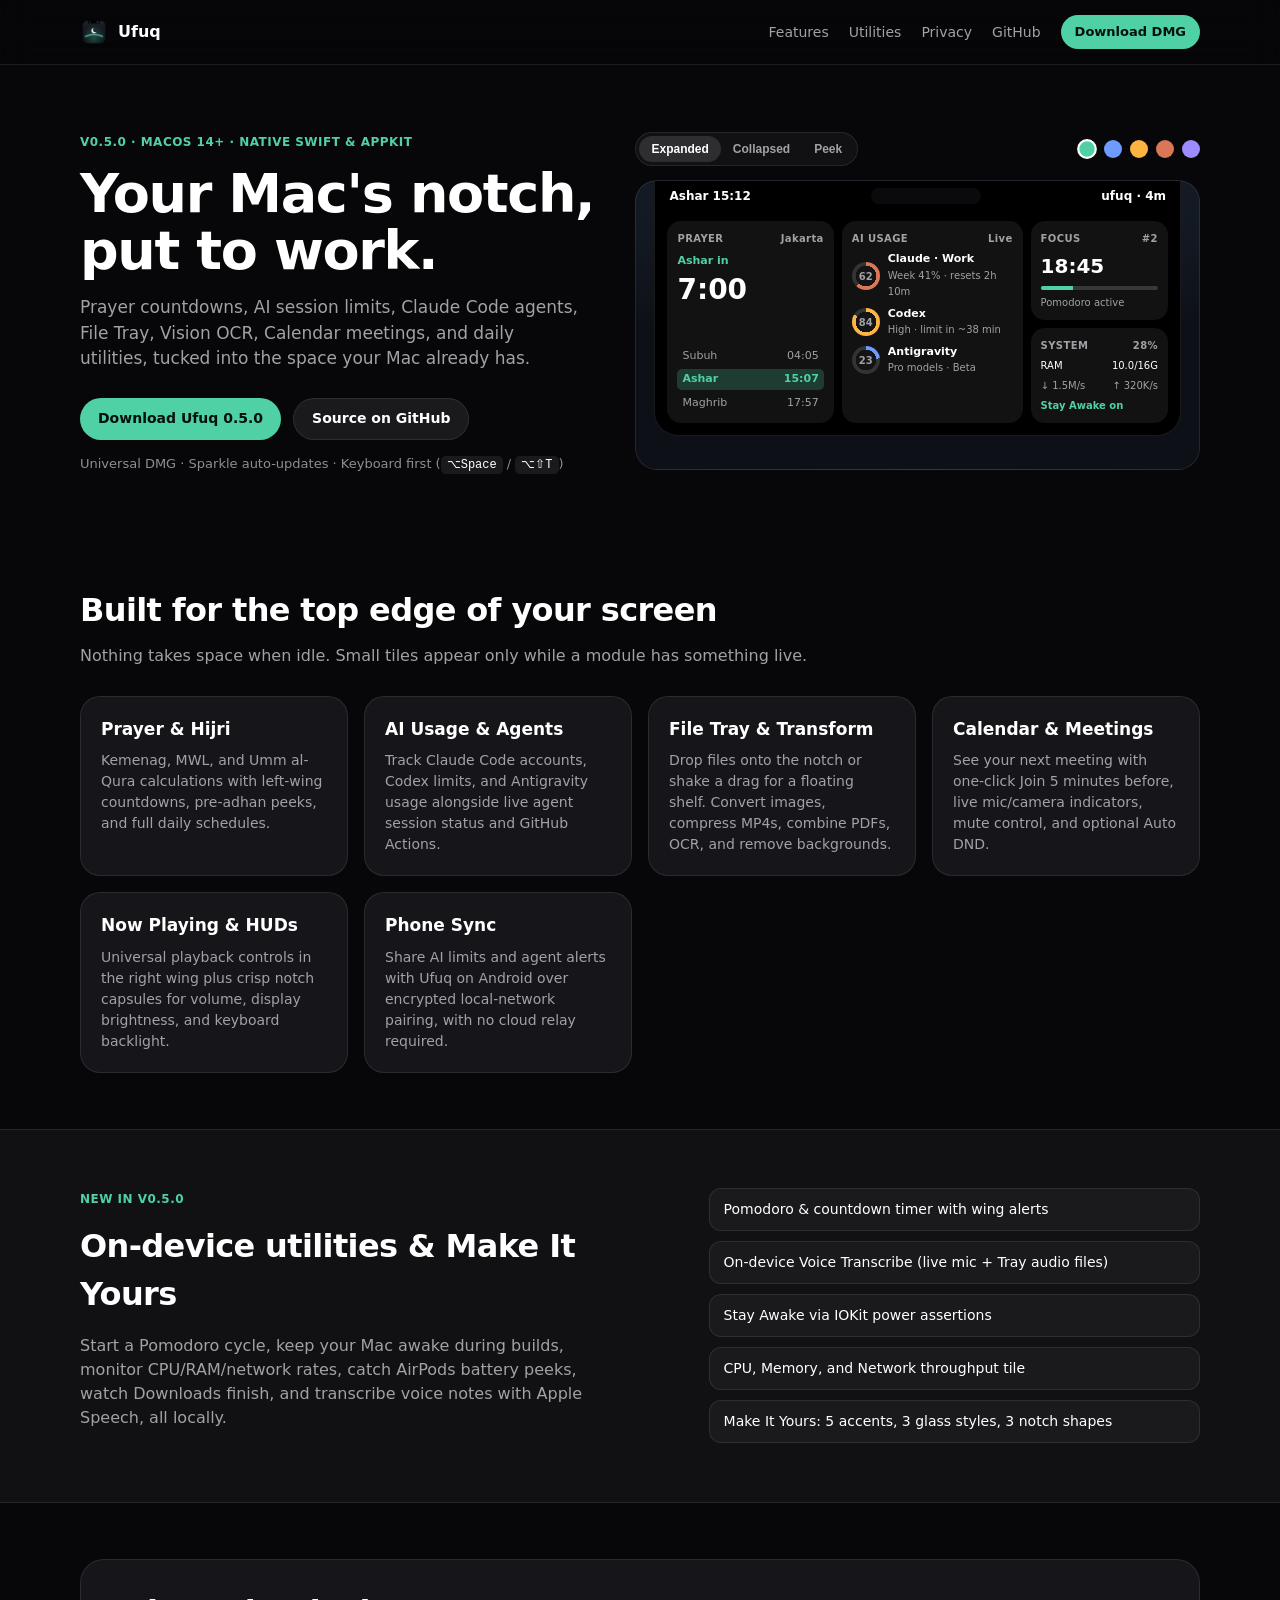
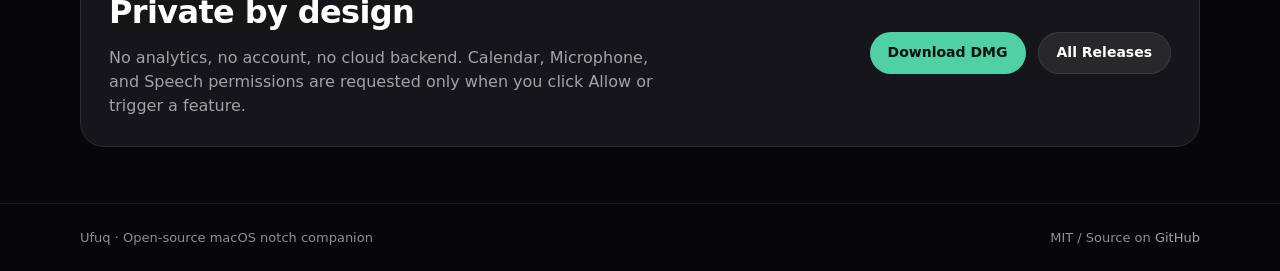
<file: website/index.html>
<!doctype html>
<html lang="en">
<head>
  <meta charset="utf-8">
  <meta name="viewport" content="width=device-width, initial-scale=1">
  <title>Ufuq — Your Mac's notch, put to work</title>
  <meta name="description" content="Prayer times, AI usage limits, Claude Code agents, File Tray, Vision OCR, Calendar meetings, and on-device utilities inside your Mac's notch.">
  <link rel="icon" type="image/png" href="assets/icon.png">
  <link rel="stylesheet" href="styles.css">
</head>
<body>
  <header class="topbar">
    <div class="container topbar-inner">
      <a class="brand" href="#top">
        <img src="assets/icon.png" alt="Ufuq icon" width="28" height="28">
        <span>Ufuq</span>
      </a>
      <nav class="nav" aria-label="Primary">
        <a href="#features">Features</a>
        <a href="#utilities">Utilities</a>
        <a href="#privacy">Privacy</a>
        <a href="https://github.com/hystericmoon/ufuq" target="_blank" rel="noopener">GitHub</a>
        <a class="btn btn-sm btn-primary" href="https://github.com/hystericmoon/ufuq/releases/latest/download/Ufuq-0.5.0.dmg">Download DMG</a>
      </nav>
    </div>
  </header>

  <main id="top">
    <section class="hero">
      <div class="container hero-grid">
        <div class="hero-copy">
          <div class="eyebrow">v0.5.0 · macOS 14+ · Native Swift &amp; AppKit</div>
          <h1>Your Mac's notch,<br>put to work.</h1>
          <p class="lead">
            Prayer countdowns, AI session limits, Claude Code agents, File Tray, Vision OCR,
            Calendar meetings, and daily utilities, tucked into the space your Mac already has.
          </p>
          <div class="cta-row">
            <a class="btn btn-primary" href="https://github.com/hystericmoon/ufuq/releases/latest/download/Ufuq-0.5.0.dmg">
              Download Ufuq 0.5.0
            </a>
            <a class="btn btn-ghost" href="https://github.com/hystericmoon/ufuq" target="_blank" rel="noopener">
              Source on GitHub
            </a>
          </div>
          <p class="meta-line">Universal DMG · Sparkle auto-updates · Keyboard first (<kbd>⌥Space</kbd> / <kbd>⌥⇧T</kbd>)</p>
        </div>

        <div class="hero-stage" aria-label="Interactive Ufuq notch preview">
          <div class="preview-controls">
            <div class="segmented" role="group" aria-label="Notch state">
              <button type="button" class="seg-btn active" data-state="expanded">Expanded</button>
              <button type="button" class="seg-btn" data-state="collapsed">Collapsed</button>
              <button type="button" class="seg-btn" data-state="peek">Peek</button>
            </div>
            <div class="accent-dots" role="group" aria-label="Accent color">
              <button type="button" class="dot active" data-accent="#4FD1A5" style="--c:#4FD1A5" aria-label="Emerald accent"></button>
              <button type="button" class="dot" data-accent="#6E9BFF" style="--c:#6E9BFF" aria-label="Sky accent"></button>
              <button type="button" class="dot" data-accent="#FFB340" style="--c:#FFB340" aria-label="Amber accent"></button>
              <button type="button" class="dot" data-accent="#D97757" style="--c:#D97757" aria-label="Coral accent"></button>
              <button type="button" class="dot" data-accent="#9B8CFF" style="--c:#9B8CFF" aria-label="Indigo accent"></button>
            </div>
          </div>

          <div class="mac-bezel">
            <div class="notch-shell" id="notch-shell" data-state="expanded">
              <div class="notch-strip">
                <span class="wing-left">Ashar 15:12</span>
                <span class="camera-notch" aria-hidden="true"></span>
                <span class="wing-right">ufuq · 4m</span>
              </div>

              <div class="peek-body" aria-hidden="true">
                <div class="peek-icon"></div>
                <div class="peek-text">
                  <strong>Design Review</strong>
                  <span>In 4 min · Google Meet</span>
                </div>
                <span class="peek-cta">Join</span>
              </div>

              <div class="bento-body">
                <div class="tile tile-prayer">
                  <div class="tile-head"><span>PRAYER</span><span>Jakarta</span></div>
                  <div class="prayer-sub">Ashar in</div>
                  <div class="prayer-clock">7:00</div>
                  <div class="prayer-list">
                    <div><span>Subuh</span><span>04:05</span></div>
                    <div class="active-row"><span>Ashar</span><span>15:07</span></div>
                    <div><span>Maghrib</span><span>17:57</span></div>
                  </div>
                </div>

                <div class="tile tile-ai">
                  <div class="tile-head"><span>AI USAGE</span><span>Live</span></div>
                  <div class="ai-row">
                    <span class="ring" style="--p:62;--rc:#D97757">62</span>
                    <div><strong>Claude · Work</strong><span>Week 41% · resets 2h 10m</span></div>
                  </div>
                  <div class="ai-row">
                    <span class="ring" style="--p:84;--rc:#FFB340">84</span>
                    <div><strong>Codex</strong><span>High · limit in ~38 min</span></div>
                  </div>
                  <div class="ai-row">
                    <span class="ring" style="--p:23;--rc:#6E9BFF">23</span>
                    <div><strong>Antigravity</strong><span>Pro models · Beta</span></div>
                  </div>
                </div>

                <div class="tile tile-small">
                  <div class="tile-head"><span>FOCUS</span><span>#2</span></div>
                  <div class="timer-clock">18:45</div>
                  <div class="track"><span class="track-fill"></span></div>
                  <div class="tile-meta">Pomodoro active</div>
                </div>

                <div class="tile tile-small">
                  <div class="tile-head"><span>SYSTEM</span><span>28%</span></div>
                  <div class="sys-row"><span>RAM</span><span>10.0/16G</span></div>
                  <div class="sys-row muted"><span>↓ 1.5M/s</span><span>↑ 320K/s</span></div>
                  <div class="tile-meta accent-text">Stay Awake on</div>
                </div>
              </div>
            </div>
          </div>
        </div>
      </div>
    </section>

    <section id="features" class="section">
      <div class="container">
        <div class="section-head">
          <h2>Built for the top edge of your screen</h2>
          <p>Nothing takes space when idle. Small tiles appear only while a module has something live.</p>
        </div>
        <div class="feature-grid">
          <article class="card">
            <h3>Prayer &amp; Hijri</h3>
            <p>Kemenag, MWL, and Umm al-Qura calculations with left-wing countdowns, pre-adhan peeks, and full daily schedules.</p>
          </article>
          <article class="card">
            <h3>AI Usage &amp; Agents</h3>
            <p>Track Claude Code accounts, Codex limits, and Antigravity usage alongside live agent session status and GitHub Actions.</p>
          </article>
          <article class="card">
            <h3>File Tray &amp; Transform</h3>
            <p>Drop files onto the notch or shake a drag for a floating shelf. Convert images, compress MP4s, combine PDFs, OCR, and remove backgrounds.</p>
          </article>
          <article class="card">
            <h3>Calendar &amp; Meetings</h3>
            <p>See your next meeting with one-click Join 5 minutes before, live mic/camera indicators, mute control, and optional Auto DND.</p>
          </article>
          <article class="card">
            <h3>Now Playing &amp; HUDs</h3>
            <p>Universal playback controls in the right wing plus crisp notch capsules for volume, display brightness, and keyboard backlight.</p>
          </article>
          <article class="card">
            <h3>Phone Sync</h3>
            <p>Share AI limits and agent alerts with Ufuq on Android over encrypted local-network pairing, with no cloud relay required.</p>
          </article>
        </div>
      </div>
    </section>

    <section id="utilities" class="section section-alt">
      <div class="container split-band">
        <div>
          <div class="eyebrow">New in v0.5.0</div>
          <h2>On-device utilities &amp; Make It Yours</h2>
          <p class="lead-sm">
            Start a Pomodoro cycle, keep your Mac awake during builds, monitor CPU/RAM/network rates,
            catch AirPods battery peeks, watch Downloads finish, and transcribe voice notes with Apple Speech, all locally.
          </p>
        </div>
        <ul class="check-list">
          <li>Pomodoro &amp; countdown timer with wing alerts</li>
          <li>On-device Voice Transcribe (live mic + Tray audio files)</li>
          <li>Stay Awake via IOKit power assertions</li>
          <li>CPU, Memory, and Network throughput tile</li>
          <li>Make It Yours: 5 accents, 3 glass styles, 3 notch shapes</li>
        </ul>
      </div>
    </section>

    <section id="privacy" class="section">
      <div class="container privacy-box">
        <div>
          <h2>Private by design</h2>
          <p>
            No analytics, no account, no cloud backend. Calendar, Microphone, and Speech permissions
            are requested only when you click Allow or trigger a feature.
          </p>
        </div>
        <div class="privacy-actions">
          <a class="btn btn-primary" href="https://github.com/hystericmoon/ufuq/releases/latest/download/Ufuq-0.5.0.dmg">Download DMG</a>
          <a class="btn btn-ghost" href="https://github.com/hystericmoon/ufuq/releases" target="_blank" rel="noopener">All Releases</a>
        </div>
      </div>
    </section>
  </main>

  <footer class="footer">
    <div class="container footer-inner">
      <span>Ufuq · Open-source macOS notch companion</span>
      <span>MIT / Source on <a href="https://github.com/hystericmoon/ufuq" target="_blank" rel="noopener">GitHub</a></span>
    </div>
  </footer>

  <script src="app.js"></script>
</body>
</html>
</file>
<file: website/styles.css>
:root {
  --bg: #070709;
  --surface: #111114;
  --card: #16161a;
  --border: rgba(255, 255, 255, 0.09);
  --text: #ffffff;
  --text-2: #a1a1a6;
  --text-3: #8e8e93;
  --accent: #4fd1a5;
  --radius: 20px;
}

* {
  box-sizing: border-box;
}

html, body {
  margin: 0;
  padding: 0;
  background: var(--bg);
  color: var(--text);
  font-family: -apple-system, BlinkMacSystemFont, "SF Pro Text", "Inter", system-ui, sans-serif;
  line-height: 1.5;
  -webkit-font-smoothing: antialiased;
}

a {
  color: inherit;
  text-decoration: none;
}

.container {
  width: min(1120px, calc(100% - 40px));
  margin: 0 auto;
}

.topbar {
  position: sticky;
  top: 0;
  z-index: 20;
  background: rgba(7, 7, 9, 0.84);
  backdrop-filter: blur(16px);
  border-bottom: 1px solid var(--border);
}

.topbar-inner {
  display: flex;
  align-items: center;
  justify-content: space-between;
  height: 64px;
  gap: 16px;
}

.brand {
  display: inline-flex;
  align-items: center;
  gap: 10px;
  font-weight: 700;
  font-size: 16px;
}

.brand img {
  border-radius: 7px;
}

.nav {
  display: flex;
  align-items: center;
  gap: 20px;
  font-size: 14px;
  color: var(--text-2);
}

.nav a:hover {
  color: var(--text);
}

.btn {
  display: inline-flex;
  align-items: center;
  justify-content: center;
  min-height: 42px;
  padding: 0 18px;
  border-radius: 999px;
  font-size: 14px;
  font-weight: 600;
  transition: transform 0.16s ease, opacity 0.16s ease;
}

.btn:hover {
  transform: translateY(-1px);
}

.btn-sm {
  min-height: 34px;
  padding: 0 14px;
  font-size: 13px;
}

.btn-primary {
  background: var(--accent);
  color: #04110c;
}

.btn-ghost {
  background: rgba(255, 255, 255, 0.08);
  color: var(--text);
  border: 1px solid var(--border);
}

.hero {
  padding: 64px 0 56px;
}

.hero-grid {
  display: grid;
  grid-template-columns: 1fr;
  gap: 40px;
  align-items: center;
}

@media (min-width: 960px) {
  .hero-grid {
    grid-template-columns: 1.05fr 1.15fr;
  }
}

.eyebrow {
  display: inline-block;
  font-size: 12px;
  font-weight: 600;
  letter-spacing: 0.04em;
  text-transform: uppercase;
  color: var(--accent);
  margin-bottom: 14px;
}

h1 {
  margin: 0 0 16px;
  font-size: clamp(36px, 5vw, 54px);
  line-height: 1.06;
  letter-spacing: -0.025em;
}

h2 {
  margin: 0 0 10px;
  font-size: clamp(24px, 3vw, 32px);
  letter-spacing: -0.02em;
}

.lead {
  margin: 0 0 26px;
  color: var(--text-2);
  font-size: 17px;
  max-width: 500px;
}

.lead-sm {
  color: var(--text-2);
  font-size: 16px;
  max-width: 520px;
}

.cta-row {
  display: flex;
  flex-wrap: wrap;
  gap: 12px;
  margin-bottom: 14px;
}

.meta-line {
  margin: 0;
  font-size: 13px;
  color: var(--text-3);
}

kbd {
  font-family: ui-monospace, SFMono-Regular, monospace;
  font-size: 12px;
  padding: 2px 6px;
  border-radius: 5px;
  background: rgba(255, 255, 255, 0.08);
  color: var(--text);
}

.hero-stage {
  display: flex;
  flex-direction: column;
  gap: 14px;
}

.preview-controls {
  display: flex;
  align-items: center;
  justify-content: space-between;
  gap: 12px;
  flex-wrap: wrap;
}

.segmented {
  display: inline-flex;
  padding: 3px;
  border-radius: 999px;
  background: var(--surface);
  border: 1px solid var(--border);
}

.seg-btn {
  border: 0;
  background: transparent;
  color: var(--text-2);
  font-size: 12px;
  font-weight: 600;
  padding: 6px 12px;
  border-radius: 999px;
  cursor: pointer;
}

.seg-btn.active {
  background: rgba(255, 255, 255, 0.12);
  color: var(--text);
}

.accent-dots {
  display: inline-flex;
  gap: 8px;
}

.dot {
  width: 18px;
  height: 18px;
  border-radius: 50%;
  border: 2px solid transparent;
  background: var(--c);
  cursor: pointer;
}

.dot.active {
  border-color: #ffffff;
  transform: scale(1.1);
}

.mac-bezel {
  background: radial-gradient(120% 90% at 50% 0%, #1d2837 0%, #0d1016 70%);
  border: 1px solid var(--border);
  border-radius: 22px;
  padding: 0 18px 24px;
  min-height: 290px;
  display: flex;
  justify-content: center;
  align-items: flex-start;
  overflow: hidden;
}

.notch-shell {
  background: #000000;
  border-radius: 0 0 24px 24px;
  border: 1px solid rgba(255, 255, 255, 0.1);
  border-top: 0;
  width: 100%;
  max-width: 560px;
  transition: max-width 0.25s ease, border-radius 0.25s ease;
  overflow: hidden;
}

.notch-shell[data-state="collapsed"] {
  max-width: 310px;
  border-radius: 0 0 14px 14px;
}

.notch-shell[data-state="peek"] {
  max-width: 356px;
  border-radius: 0 0 20px 20px;
}

.notch-strip {
  display: flex;
  align-items: center;
  justify-content: space-between;
  padding: 6px 14px;
  font-size: 12px;
  font-weight: 600;
  font-variant-numeric: tabular-nums;
}

.camera-notch {
  width: 110px;
  height: 16px;
  background: #0a0a0c;
  border-radius: 999px;
}

.peek-body {
  display: none;
  align-items: center;
  gap: 10px;
  padding: 10px 16px 14px;
}

.notch-shell[data-state="peek"] .peek-body {
  display: flex;
}

.peek-icon {
  width: 14px;
  height: 14px;
  border-radius: 50%;
  background: var(--accent);
}

.peek-text {
  display: flex;
  flex-direction: column;
  font-size: 12px;
  flex: 1;
}

.peek-text span {
  color: var(--text-2);
}

.peek-cta {
  background: var(--accent);
  color: #04110c;
  font-size: 12px;
  font-weight: 700;
  padding: 5px 12px;
  border-radius: 999px;
}

.bento-body {
  display: none;
  grid-template-columns: 1.15fr 1.25fr 0.95fr;
  grid-template-rows: auto auto;
  gap: 8px;
  padding: 10px 12px 12px;
}

.notch-shell[data-state="expanded"] .bento-body {
  display: grid;
}

.tile {
  background: rgba(255, 255, 255, 0.07);
  border-radius: 14px;
  padding: 10px;
  display: flex;
  flex-direction: column;
  gap: 5px;
}

.tile-prayer, .tile-ai {
  grid-row: span 2;
}

.tile-head {
  display: flex;
  justify-content: space-between;
  font-size: 10px;
  font-weight: 700;
  letter-spacing: 0.04em;
  color: var(--text-2);
}

.prayer-sub {
  font-size: 11px;
  color: var(--accent);
  font-weight: 600;
  margin-top: 2px;
}

.prayer-clock {
  font-size: 28px;
  font-weight: 700;
  line-height: 1.05;
  font-variant-numeric: tabular-nums;
}

.prayer-list {
  margin-top: auto;
  display: flex;
  flex-direction: column;
  gap: 3px;
  font-size: 11px;
  color: var(--text-2);
  font-variant-numeric: tabular-nums;
}

.prayer-list div {
  display: flex;
  justify-content: space-between;
  padding: 2px 5px;
  border-radius: 5px;
}

.prayer-list .active-row {
  background: color-mix(in srgb, var(--accent) 22%, transparent);
  color: var(--accent);
  font-weight: 600;
}

.ai-row {
  display: flex;
  align-items: center;
  gap: 8px;
  font-size: 11px;
}

.ai-row strong {
  display: block;
  font-size: 11px;
}

.ai-row span {
  color: var(--text-2);
  font-size: 10px;
}

.ring {
  width: 28px;
  height: 28px;
  border-radius: 50%;
  display: inline-flex;
  align-items: center;
  justify-content: center;
  font-size: 9px;
  font-weight: 700;
  background: radial-gradient(closest-side, #141416 74%, transparent 75%),
    conic-gradient(var(--rc) calc(var(--p) * 1%), rgba(255, 255, 255, 0.14) 0);
  flex-shrink: 0;
}

.timer-clock {
  font-size: 20px;
  font-weight: 700;
  font-variant-numeric: tabular-nums;
}

.track {
  height: 4px;
  border-radius: 999px;
  background: rgba(255, 255, 255, 0.16);
  overflow: hidden;
}

.track-fill {
  display: block;
  width: 28%;
  height: 100%;
  background: var(--accent);
}

.sys-row {
  display: flex;
  justify-content: space-between;
  font-size: 10px;
  font-variant-numeric: tabular-nums;
}

.sys-row.muted {
  color: var(--text-2);
}

.tile-meta {
  margin-top: auto;
  font-size: 10px;
  color: var(--text-2);
}

.accent-text {
  color: var(--accent);
  font-weight: 600;
}

.section {
  padding: 56px 0;
}

.section-alt {
  background: var(--surface);
  border-top: 1px solid var(--border);
  border-bottom: 1px solid var(--border);
}

.section-head {
  margin-bottom: 28px;
}

.section-head p {
  margin: 0;
  color: var(--text-2);
}

.feature-grid {
  display: grid;
  grid-template-columns: repeat(auto-fit, minmax(260px, 1fr));
  gap: 16px;
}

.card {
  background: var(--card);
  border: 1px solid var(--border);
  border-radius: var(--radius);
  padding: 20px;
}

.card h3 {
  margin: 0 0 8px;
  font-size: 17px;
}

.card p {
  margin: 0;
  color: var(--text-2);
  font-size: 14px;
}

.split-band {
  display: grid;
  grid-template-columns: 1fr;
  gap: 28px;
  align-items: center;
}

@media (min-width: 820px) {
  .split-band {
    grid-template-columns: 1.1fr 0.9fr;
  }
}

.check-list {
  list-style: none;
  padding: 0;
  margin: 0;
  display: flex;
  flex-direction: column;
  gap: 10px;
}

.check-list li {
  padding: 10px 14px;
  border-radius: 12px;
  background: rgba(255, 255, 255, 0.04);
  border: 1px solid var(--border);
  font-size: 14px;
}

.privacy-box {
  background: var(--card);
  border: 1px solid var(--border);
  border-radius: 24px;
  padding: 28px;
  display: flex;
  flex-wrap: wrap;
  align-items: center;
  justify-content: space-between;
  gap: 20px;
}

.privacy-box p {
  margin: 0;
  color: var(--text-2);
  max-width: 560px;
}

.privacy-actions {
  display: flex;
  gap: 12px;
  flex-wrap: wrap;
}

.footer {
  border-top: 1px solid var(--border);
  padding: 24px 0;
  color: var(--text-3);
  font-size: 13px;
}

.footer-inner {
  display: flex;
  justify-content: space-between;
  flex-wrap: wrap;
  gap: 12px;
}

.footer a {
  color: var(--text-2);
}

@media (max-width: 640px) {
  .nav a:not(.btn) {
    display: none;
  }
  .bento-body {
    grid-template-columns: 1fr 1fr;
  }
  .tile-prayer, .tile-ai {
    grid-row: span 1;
  }
}
</file>
